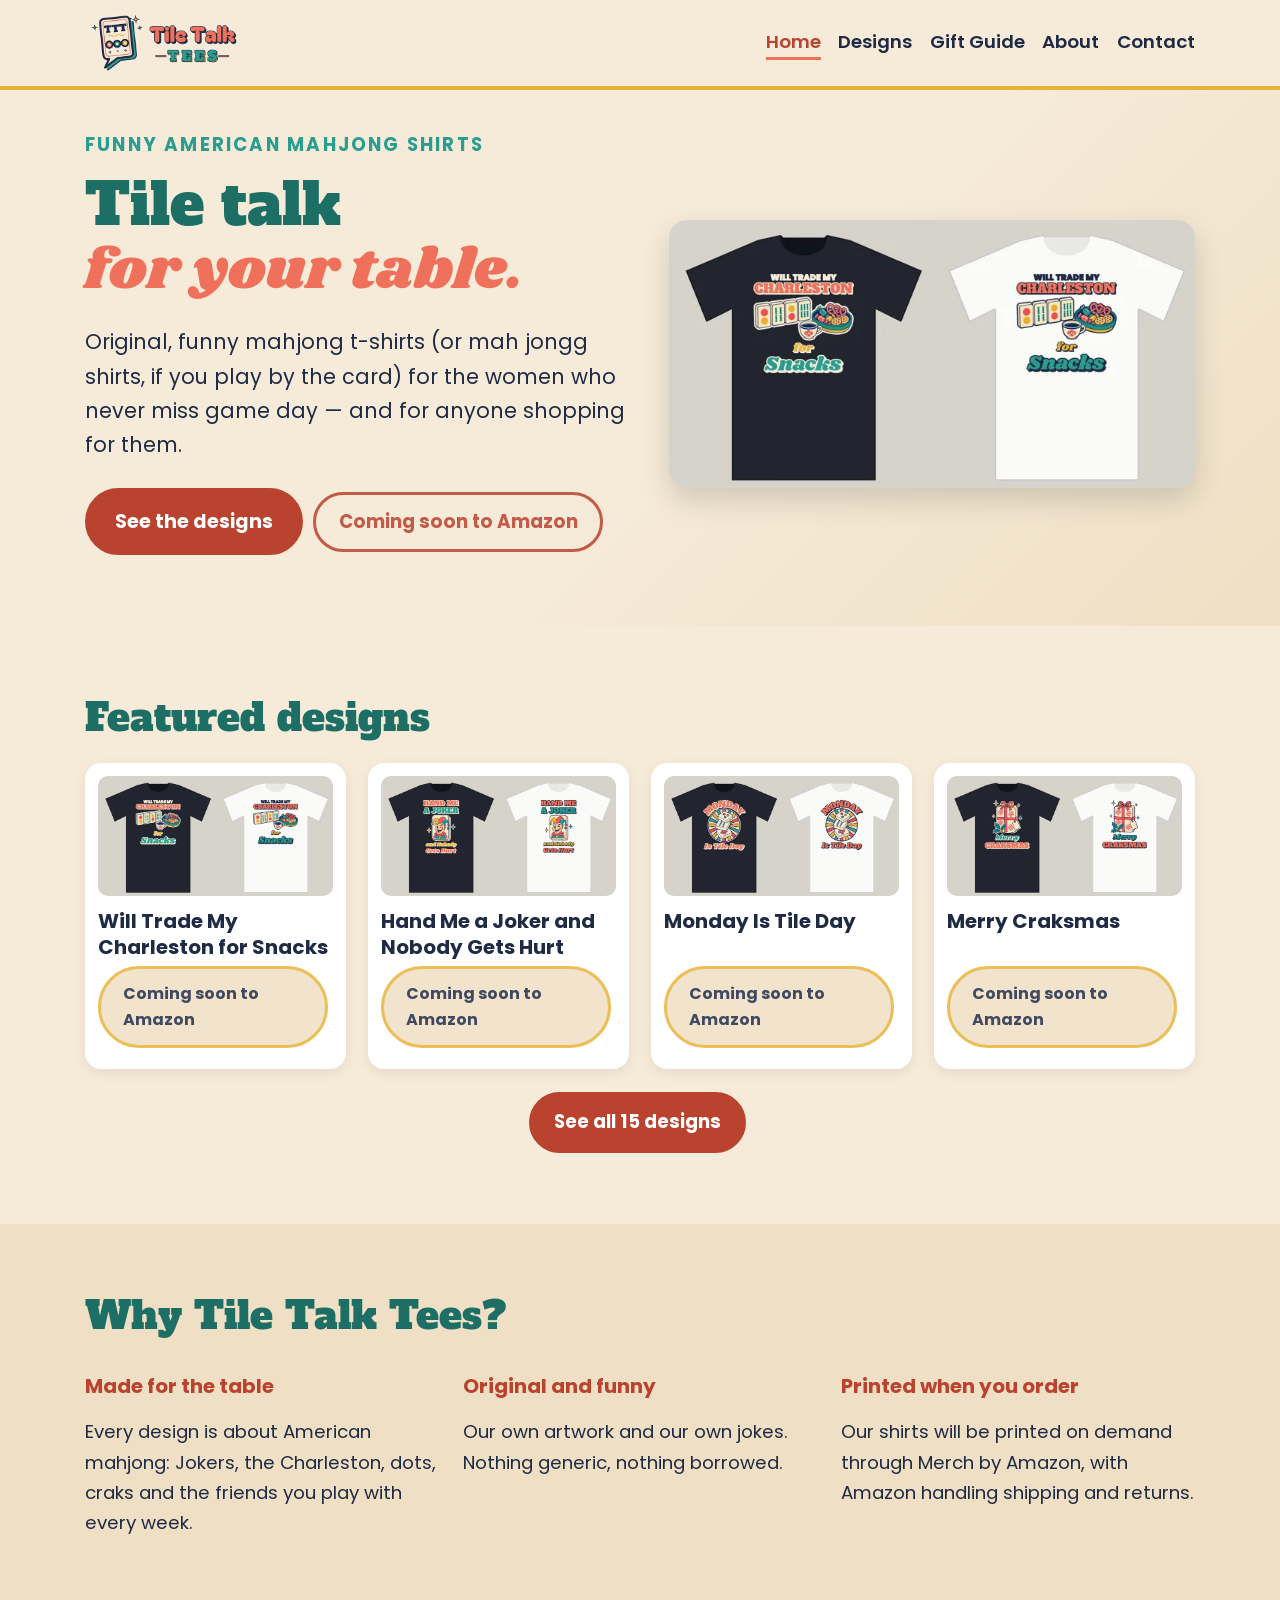
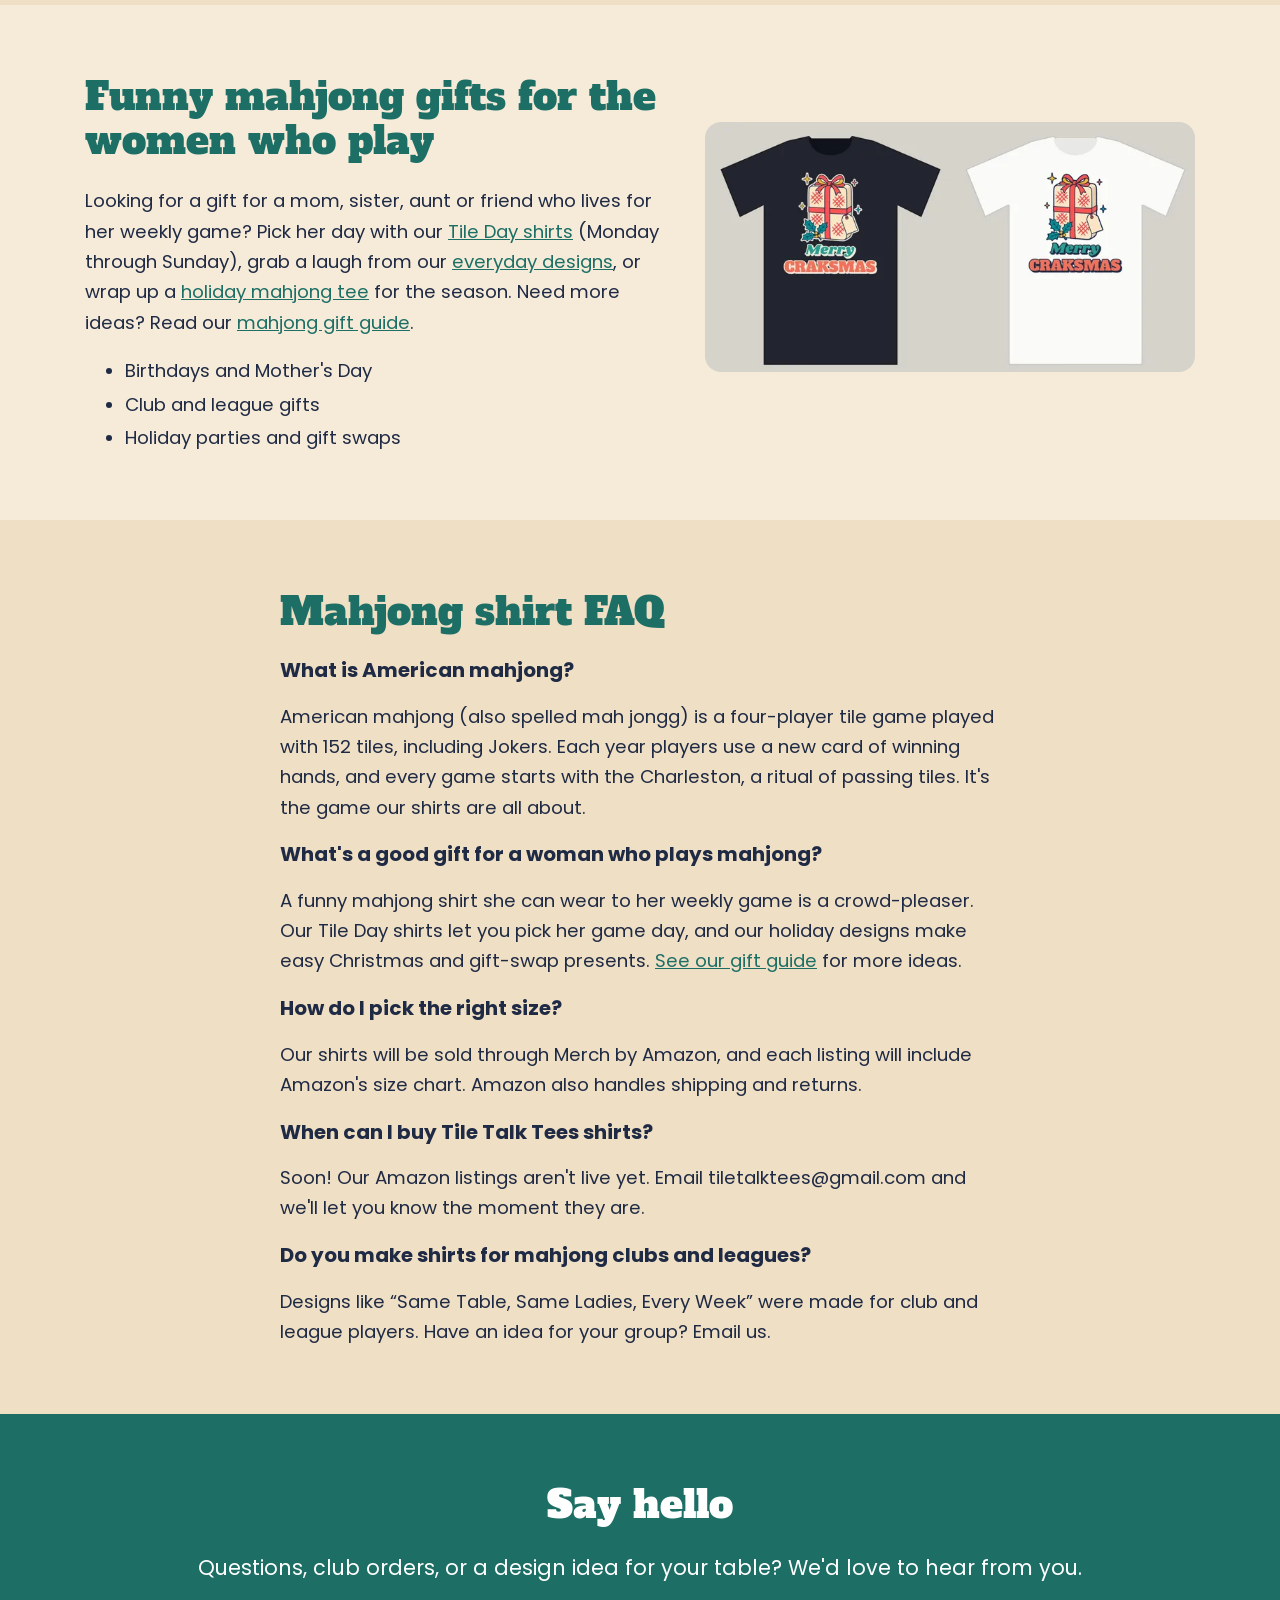
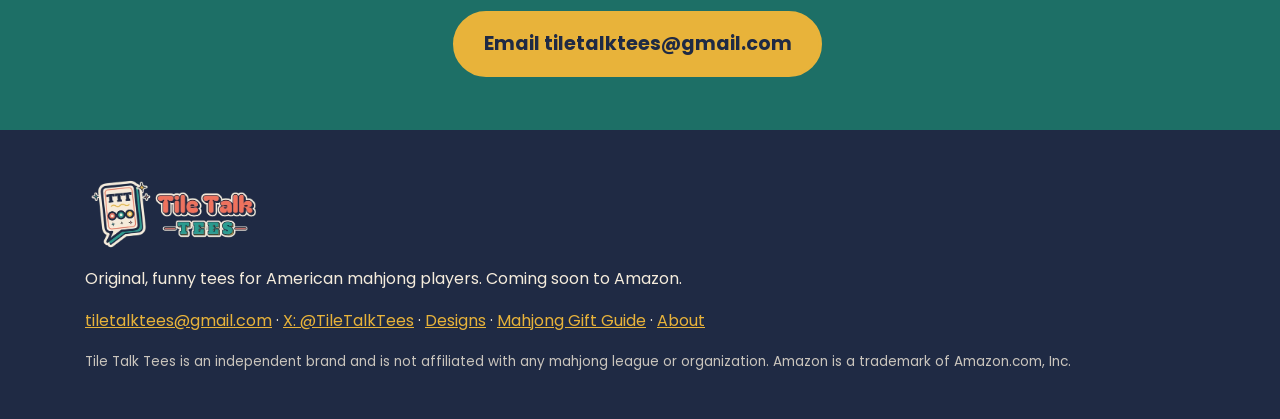
<file: index.html>
<!doctype html>
<html lang="en"><head>
<meta charset="utf-8"><meta name="viewport" content="width=device-width, initial-scale=1">
<title>Funny Mahjong Shirts &amp; Gifts for Women | Tile Talk Tees</title>
<meta name="description" content="Funny American mahjong shirts and mah jongg t-shirts for club, league and weekly players. Mahjong gifts for women and moms, coming soon to Amazon.">
<link rel="canonical" href="https://jjj2838.github.io/tiletalktees/">
<meta property="og:type" content="website"><meta property="og:site_name" content="Tile Talk Tees">
<meta property="og:title" content="Funny Mahjong Shirts &amp; Gifts for Women | Tile Talk Tees"><meta property="og:description" content="Funny American mahjong shirts and mah jongg t-shirts for club, league and weekly players. Mahjong gifts for women and moms, coming soon to Amazon.">
<meta property="og:url" content="https://jjj2838.github.io/tiletalktees/"><meta property="og:image" content="https://jjj2838.github.io/tiletalktees/images/og-image.jpg">
<meta property="og:image:width" content="1200"><meta property="og:image:height" content="630"><meta property="og:image:alt" content="Tile Talk Tees logo with friends laughing around a mahjong table">
<meta name="twitter:card" content="summary_large_image"><meta name="twitter:site" content="@TileTalkTees"><meta name="twitter:title" content="Funny Mahjong Shirts &amp; Gifts for Women | Tile Talk Tees">
<meta name="twitter:description" content="Funny American mahjong shirts and mah jongg t-shirts for club, league and weekly players. Mahjong gifts for women and moms, coming soon to Amazon."><meta name="twitter:image" content="https://jjj2838.github.io/tiletalktees/images/og-image.jpg">
<meta name="theme-color" content="#F0715B">
<link rel="icon" href="favicon.ico" sizes="any"><link rel="icon" href="favicon.svg" type="image/svg+xml"><link rel="icon" href="favicon.png" sizes="32x32" type="image/png"><link rel="apple-touch-icon" href="apple-touch-icon.png">
<link rel="preconnect" href="https://fonts.googleapis.com"><link rel="preconnect" href="https://fonts.gstatic.com" crossorigin>
<link rel="stylesheet" href="https://fonts.googleapis.com/css2?family=Alfa+Slab+One&amp;family=Poppins:wght@400;600;700&amp;family=Shrikhand&amp;display=swap">
<link rel="stylesheet" href="css/style.css">
<script type="application/ld+json">{"@context": "https://schema.org", "@graph": [{"@type": "Organization", "@id": "https://jjj2838.github.io/tiletalktees/#org", "name": "Tile Talk Tees", "url": "https://jjj2838.github.io/tiletalktees/", "logo": "https://jjj2838.github.io/tiletalktees/icon-512.png", "email": "tiletalktees@gmail.com", "sameAs": ["https://x.com/TileTalkTees"], "description": "Original, funny t-shirts for American mahjong players."}, {"@type": "WebSite", "@id": "https://jjj2838.github.io/tiletalktees/#website", "name": "Tile Talk Tees", "url": "https://jjj2838.github.io/tiletalktees/", "publisher": {"@id": "https://jjj2838.github.io/tiletalktees/#org"}}]}</script>
<script type="application/ld+json">{"@context": "https://schema.org", "@type": "FAQPage", "mainEntity": [{"@type": "Question", "name": "What is American mahjong?", "acceptedAnswer": {"@type": "Answer", "text": "American mahjong (also spelled mah jongg) is a four-player tile game played with 152 tiles, including Jokers. Each year players use a new card of winning hands, and every game starts with the Charleston, a ritual of passing tiles. It's the game our shirts are all about."}}, {"@type": "Question", "name": "What's a good gift for a woman who plays mahjong?", "acceptedAnswer": {"@type": "Answer", "text": "A funny mahjong shirt she can wear to her weekly game is a crowd-pleaser. Our Tile Day shirts let you pick her game day, and our holiday designs make easy Christmas and gift-swap presents. See our gift guide for more ideas."}}, {"@type": "Question", "name": "How do I pick the right size?", "acceptedAnswer": {"@type": "Answer", "text": "Our shirts will be sold through Merch by Amazon, and each listing will include Amazon's size chart. Amazon also handles shipping and returns."}}, {"@type": "Question", "name": "When can I buy Tile Talk Tees shirts?", "acceptedAnswer": {"@type": "Answer", "text": "Soon! Our Amazon listings aren't live yet. Email tiletalktees@gmail.com and we'll let you know the moment they are."}}, {"@type": "Question", "name": "Do you make shirts for mahjong clubs and leagues?", "acceptedAnswer": {"@type": "Answer", "text": "Designs like \"Same Table, Same Ladies, Every Week\" were made for club and league players. Have an idea for your group? Email us."}}]}</script>
</head><body>
<a class="skip" href="#main">Skip to content</a>
<header class="site-header"><div class="wrap hdr">
<a class="logo" href="index.html"><picture><source srcset="images/logo.webp" type="image/webp"><img src="images/logo.png" width="480" height="195" alt="Tile Talk Tees"></picture><span class="sr-only"> home</span></a>
<nav aria-label="Main"><a href="index.html" aria-current="page">Home</a><a href="designs.html">Designs</a><a href="gift-guide.html">Gift Guide</a><a href="about.html">About</a><a href="index.html#contact">Contact</a></nav></div></header>
<main id="main"><section class="hero"><div class="wrap hero-in">
<div><p class="kicker">Funny American mahjong shirts</p>
<h1>Tile talk <span>for your table.</span></h1>
<p class="lead">Original, funny mahjong t-shirts (or mah jongg shirts, if you play by the card) for the women who never miss game day&nbsp;&mdash; and for anyone shopping for them.</p>
<p class="ctas"><a class="btn btn-big" href="designs.html">See the designs</a>
<!-- TODO: replace href="#" with the Tile Talk Tees Amazon storefront/brand URL once it exists -->
<a class="btn btn-ghost is-placeholder" href="#" aria-disabled="true" data-amazon-placeholder="storefront">Coming soon to Amazon</a></p></div>
<img class="hero-img" src="images/02-charleston-snacks.webp" width="700" height="357" fetchpriority="high" alt="Will Trade My Charleston for Snacks mahjong t-shirt on black and white tees"></div></section>
<section class="band"><div class="wrap"><h2>Featured designs</h2>
<ul class="grid"><li class="card"><img src="images/02-charleston-snacks.webp" width="700" height="357" loading="lazy" decoding="async" alt="&ldquo;Will Trade My Charleston for Snacks&rdquo; American mahjong t-shirt design shown on a black tee and a white tee">
<h3>Will Trade My Charleston for Snacks</h3>
<!-- TODO: replace href="#" with the real Merch by Amazon listing URL for "Will Trade My Charleston for Snacks" once it is live -->
<a class="btn btn-amz is-placeholder" href="#" aria-disabled="true" data-amazon-placeholder="02-charleston-snacks">Coming soon to Amazon</a></li><li class="card"><img src="images/03-hand-me-a-joker.webp" width="700" height="357" loading="lazy" decoding="async" alt="&ldquo;Hand Me a Joker and Nobody Gets Hurt&rdquo; American mahjong t-shirt design shown on a black tee and a white tee">
<h3>Hand Me a Joker and Nobody Gets Hurt</h3>
<!-- TODO: replace href="#" with the real Merch by Amazon listing URL for "Hand Me a Joker and Nobody Gets Hurt" once it is live -->
<a class="btn btn-amz is-placeholder" href="#" aria-disabled="true" data-amazon-placeholder="03-hand-me-a-joker">Coming soon to Amazon</a></li><li class="card"><img src="images/01-1-monday-is-tile-day.webp" width="700" height="357" loading="lazy" decoding="async" alt="&ldquo;Monday Is Tile Day&rdquo; American mahjong t-shirt design shown on a black tee and a white tee">
<h3>Monday Is Tile Day</h3>
<!-- TODO: replace href="#" with the real Merch by Amazon listing URL for "Monday Is Tile Day" once it is live -->
<a class="btn btn-amz is-placeholder" href="#" aria-disabled="true" data-amazon-placeholder="01-1-monday-is-tile-day">Coming soon to Amazon</a></li><li class="card"><img src="images/10-merry-craksmas.webp" width="700" height="357" loading="lazy" decoding="async" alt="&ldquo;Merry Craksmas&rdquo; American mahjong t-shirt design shown on a black tee and a white tee">
<h3>Merry Craksmas</h3>
<!-- TODO: replace href="#" with the real Merch by Amazon listing URL for "Merry Craksmas" once it is live -->
<a class="btn btn-amz is-placeholder" href="#" aria-disabled="true" data-amazon-placeholder="10-merry-craksmas">Coming soon to Amazon</a></li></ul>
<p class="center"><a class="btn" href="designs.html">See all 15 designs</a></p></div></section>
<section class="band cream2"><div class="wrap"><h2>Why Tile Talk Tees?</h2><div class="three">
<div><h3>Made for the table</h3><p>Every design is about American mahjong: Jokers, the Charleston, dots, craks and the friends you play with every week.</p></div>
<div><h3>Original and funny</h3><p>Our own artwork and our own jokes. Nothing generic, nothing borrowed.</p></div>
<div><h3>Printed when you order</h3><p>Our shirts will be printed on demand through Merch by Amazon, with Amazon handling shipping and returns.</p></div></div></div></section>
<section class="band"><div class="wrap gift"><div><h2>Funny mahjong gifts for the women who play</h2>
<p>Looking for a gift for a mom, sister, aunt or friend who lives for her weekly game? Pick her day with our <a href="designs.html#tile-day">Tile Day shirts</a> (Monday through Sunday), grab a laugh from our <a href="designs.html#everyday">everyday designs</a>, or wrap up a <a href="designs.html#holiday">holiday mahjong tee</a> for the season. Need more ideas? Read our <a href="gift-guide.html">mahjong gift guide</a>.</p>
<ul class="ticks"><li>Birthdays and Mother's Day</li><li>Club and league gifts</li><li>Holiday parties and gift swaps</li></ul></div>
<img src="images/10-merry-craksmas.webp" width="700" height="357" loading="lazy" alt="Merry Craksmas holiday mahjong t-shirt with a gift-box tile illustration"></div></section>
<section id="faq" class="band cream2"><div class="wrap narrow"><h2>Mahjong shirt FAQ</h2><h3>What is American mahjong?</h3><p>American mahjong (also spelled mah jongg) is a four-player tile game played with 152 tiles, including Jokers. Each year players use a new card of winning hands, and every game starts with the Charleston, a ritual of passing tiles. It's the game our shirts are all about.</p><h3>What's a good gift for a woman who plays mahjong?</h3><p>A funny mahjong shirt she can wear to her weekly game is a crowd-pleaser. Our Tile Day shirts let you pick her game day, and our holiday designs make easy Christmas and gift-swap presents. <a href="gift-guide.html">See our gift guide</a> for more ideas.</p><h3>How do I pick the right size?</h3><p>Our shirts will be sold through Merch by Amazon, and each listing will include Amazon's size chart. Amazon also handles shipping and returns.</p><h3>When can I buy Tile Talk Tees shirts?</h3><p>Soon! Our Amazon listings aren't live yet. Email tiletalktees@gmail.com and we'll let you know the moment they are.</p><h3>Do you make shirts for mahjong clubs and leagues?</h3><p>Designs like &ldquo;Same Table, Same Ladies, Every Week&rdquo; were made for club and league players. Have an idea for your group? Email us.</p></div></section>
<section id="contact" class="band teal"><div class="wrap center">
<h2>Say hello</h2><p class="lead">Questions, club orders, or a design idea for your table? We'd love to hear from you.</p>
<a class="btn btn-big" href="mailto:tiletalktees@gmail.com">Email tiletalktees@gmail.com</a></div></section></main>
<footer class="site-footer"><div class="wrap">
<p class="logo-foot"><img src="images/logo.webp" width="480" height="195" loading="lazy" alt="Tile Talk Tees"></p>
<p>Original, funny tees for American mahjong players. Coming soon to Amazon.</p>
<p><a href="mailto:tiletalktees@gmail.com">tiletalktees@gmail.com</a> &middot; <a href="https://x.com/TileTalkTees" rel="me noopener">X: @TileTalkTees</a> &middot; <a href="designs.html">Designs</a> &middot; <a href="gift-guide.html">Mahjong Gift Guide</a> &middot; <a href="about.html">About</a></p>
<p class="fine">Tile Talk Tees is an independent brand and is not affiliated with any mahjong league or organization. Amazon is a trademark of Amazon.com, Inc.</p>
</div></footer></body></html>
</file>
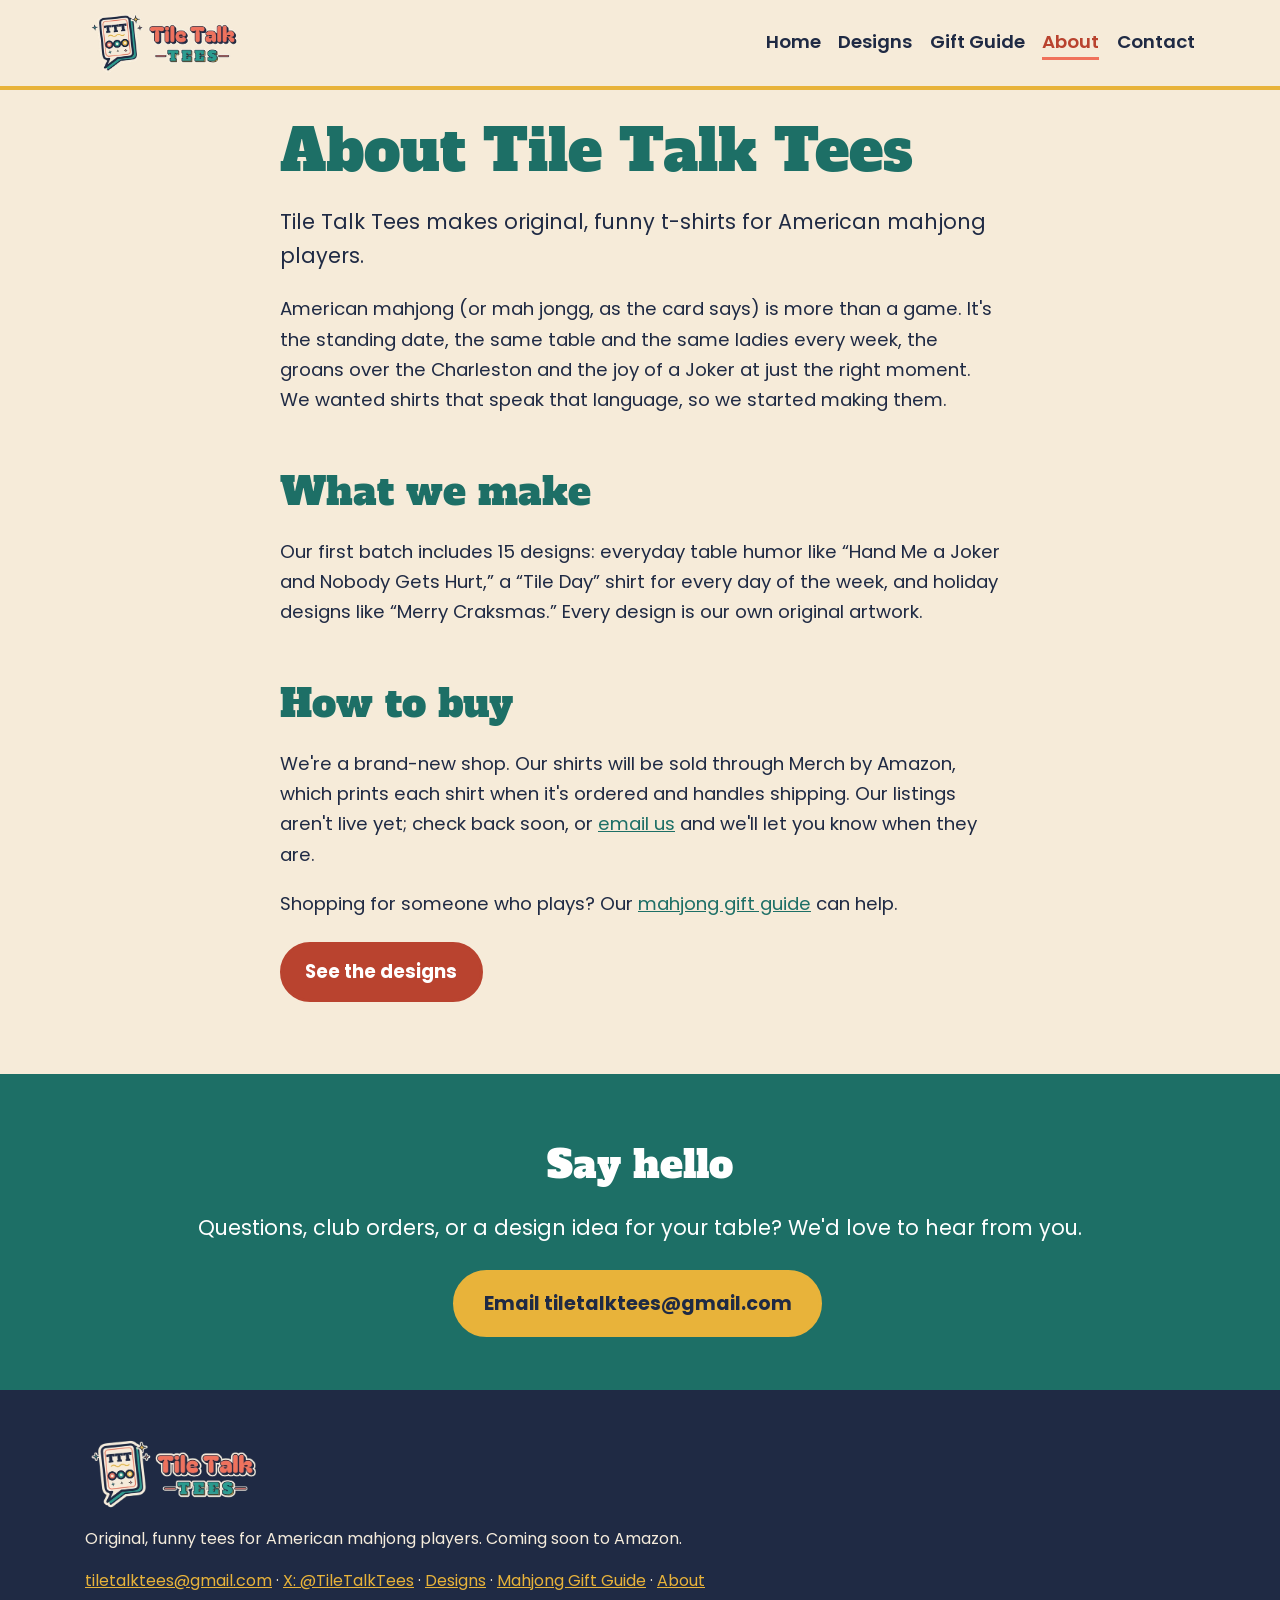
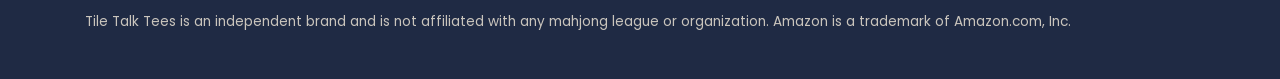
<file: about.html>
<!doctype html>
<html lang="en"><head>
<meta charset="utf-8"><meta name="viewport" content="width=device-width, initial-scale=1">
<title>About Tile Talk Tees | Original American Mahjong Shirts</title>
<meta name="description" content="Tile Talk Tees makes original, funny American mahjong (mah jongg) t-shirts and gifts for club, league and weekly players who never miss game day.">
<link rel="canonical" href="https://jjj2838.github.io/tiletalktees/about.html">
<meta property="og:type" content="website"><meta property="og:site_name" content="Tile Talk Tees">
<meta property="og:title" content="About Tile Talk Tees | Original American Mahjong Shirts"><meta property="og:description" content="Tile Talk Tees makes original, funny American mahjong (mah jongg) t-shirts and gifts for club, league and weekly players who never miss game day.">
<meta property="og:url" content="https://jjj2838.github.io/tiletalktees/about.html"><meta property="og:image" content="https://jjj2838.github.io/tiletalktees/images/og-image.jpg">
<meta property="og:image:width" content="1200"><meta property="og:image:height" content="630"><meta property="og:image:alt" content="Tile Talk Tees logo with friends laughing around a mahjong table">
<meta name="twitter:card" content="summary_large_image"><meta name="twitter:site" content="@TileTalkTees"><meta name="twitter:title" content="About Tile Talk Tees | Original American Mahjong Shirts">
<meta name="twitter:description" content="Tile Talk Tees makes original, funny American mahjong (mah jongg) t-shirts and gifts for club, league and weekly players who never miss game day."><meta name="twitter:image" content="https://jjj2838.github.io/tiletalktees/images/og-image.jpg">
<meta name="theme-color" content="#F0715B">
<link rel="icon" href="favicon.ico" sizes="any"><link rel="icon" href="favicon.svg" type="image/svg+xml"><link rel="icon" href="favicon.png" sizes="32x32" type="image/png"><link rel="apple-touch-icon" href="apple-touch-icon.png">
<link rel="preconnect" href="https://fonts.googleapis.com"><link rel="preconnect" href="https://fonts.gstatic.com" crossorigin>
<link rel="stylesheet" href="https://fonts.googleapis.com/css2?family=Alfa+Slab+One&amp;family=Poppins:wght@400;600;700&amp;family=Shrikhand&amp;display=swap">
<link rel="stylesheet" href="css/style.css">

</head><body>
<a class="skip" href="#main">Skip to content</a>
<header class="site-header"><div class="wrap hdr">
<a class="logo" href="index.html"><picture><source srcset="images/logo.webp" type="image/webp"><img src="images/logo.png" width="480" height="195" alt="Tile Talk Tees"></picture><span class="sr-only"> home</span></a>
<nav aria-label="Main"><a href="index.html">Home</a><a href="designs.html">Designs</a><a href="gift-guide.html">Gift Guide</a><a href="about.html" aria-current="page">About</a><a href="index.html#contact">Contact</a></nav></div></header>
<main id="main"><section class="band"><div class="wrap narrow"><h1>About Tile Talk Tees</h1>
<p class="lead">Tile Talk Tees makes original, funny t-shirts for American mahjong players.</p>
<p>American mahjong (or mah jongg, as the card says) is more than a game. It's the standing date, the same table and the same ladies every week, the groans over the Charleston and the joy of a Joker at just the right moment. We wanted shirts that speak that language, so we started making them.</p>
<h2>What we make</h2><p>Our first batch includes 15 designs: everyday table humor like &ldquo;Hand Me a Joker and Nobody Gets Hurt,&rdquo; a &ldquo;Tile Day&rdquo; shirt for every day of the week, and holiday designs like &ldquo;Merry Craksmas.&rdquo; Every design is our own original artwork.</p>
<h2>How to buy</h2><p>We're a brand-new shop. Our shirts will be sold through Merch by Amazon, which prints each shirt when it's ordered and handles shipping. Our listings aren't live yet; check back soon, or <a href="mailto:tiletalktees@gmail.com">email us</a> and we'll let you know when they are.</p>
<p>Shopping for someone who plays? Our <a href="gift-guide.html">mahjong gift guide</a> can help.</p><p><a class="btn" href="designs.html">See the designs</a></p></div></section><section id="contact" class="band teal"><div class="wrap center">
<h2>Say hello</h2><p class="lead">Questions, club orders, or a design idea for your table? We'd love to hear from you.</p>
<a class="btn btn-big" href="mailto:tiletalktees@gmail.com">Email tiletalktees@gmail.com</a></div></section></main>
<footer class="site-footer"><div class="wrap">
<p class="logo-foot"><img src="images/logo.webp" width="480" height="195" loading="lazy" alt="Tile Talk Tees"></p>
<p>Original, funny tees for American mahjong players. Coming soon to Amazon.</p>
<p><a href="mailto:tiletalktees@gmail.com">tiletalktees@gmail.com</a> &middot; <a href="https://x.com/TileTalkTees" rel="me noopener">X: @TileTalkTees</a> &middot; <a href="designs.html">Designs</a> &middot; <a href="gift-guide.html">Mahjong Gift Guide</a> &middot; <a href="about.html">About</a></p>
<p class="fine">Tile Talk Tees is an independent brand and is not affiliated with any mahjong league or organization. Amazon is a trademark of Amazon.com, Inc.</p>
</div></footer></body></html>
</file>
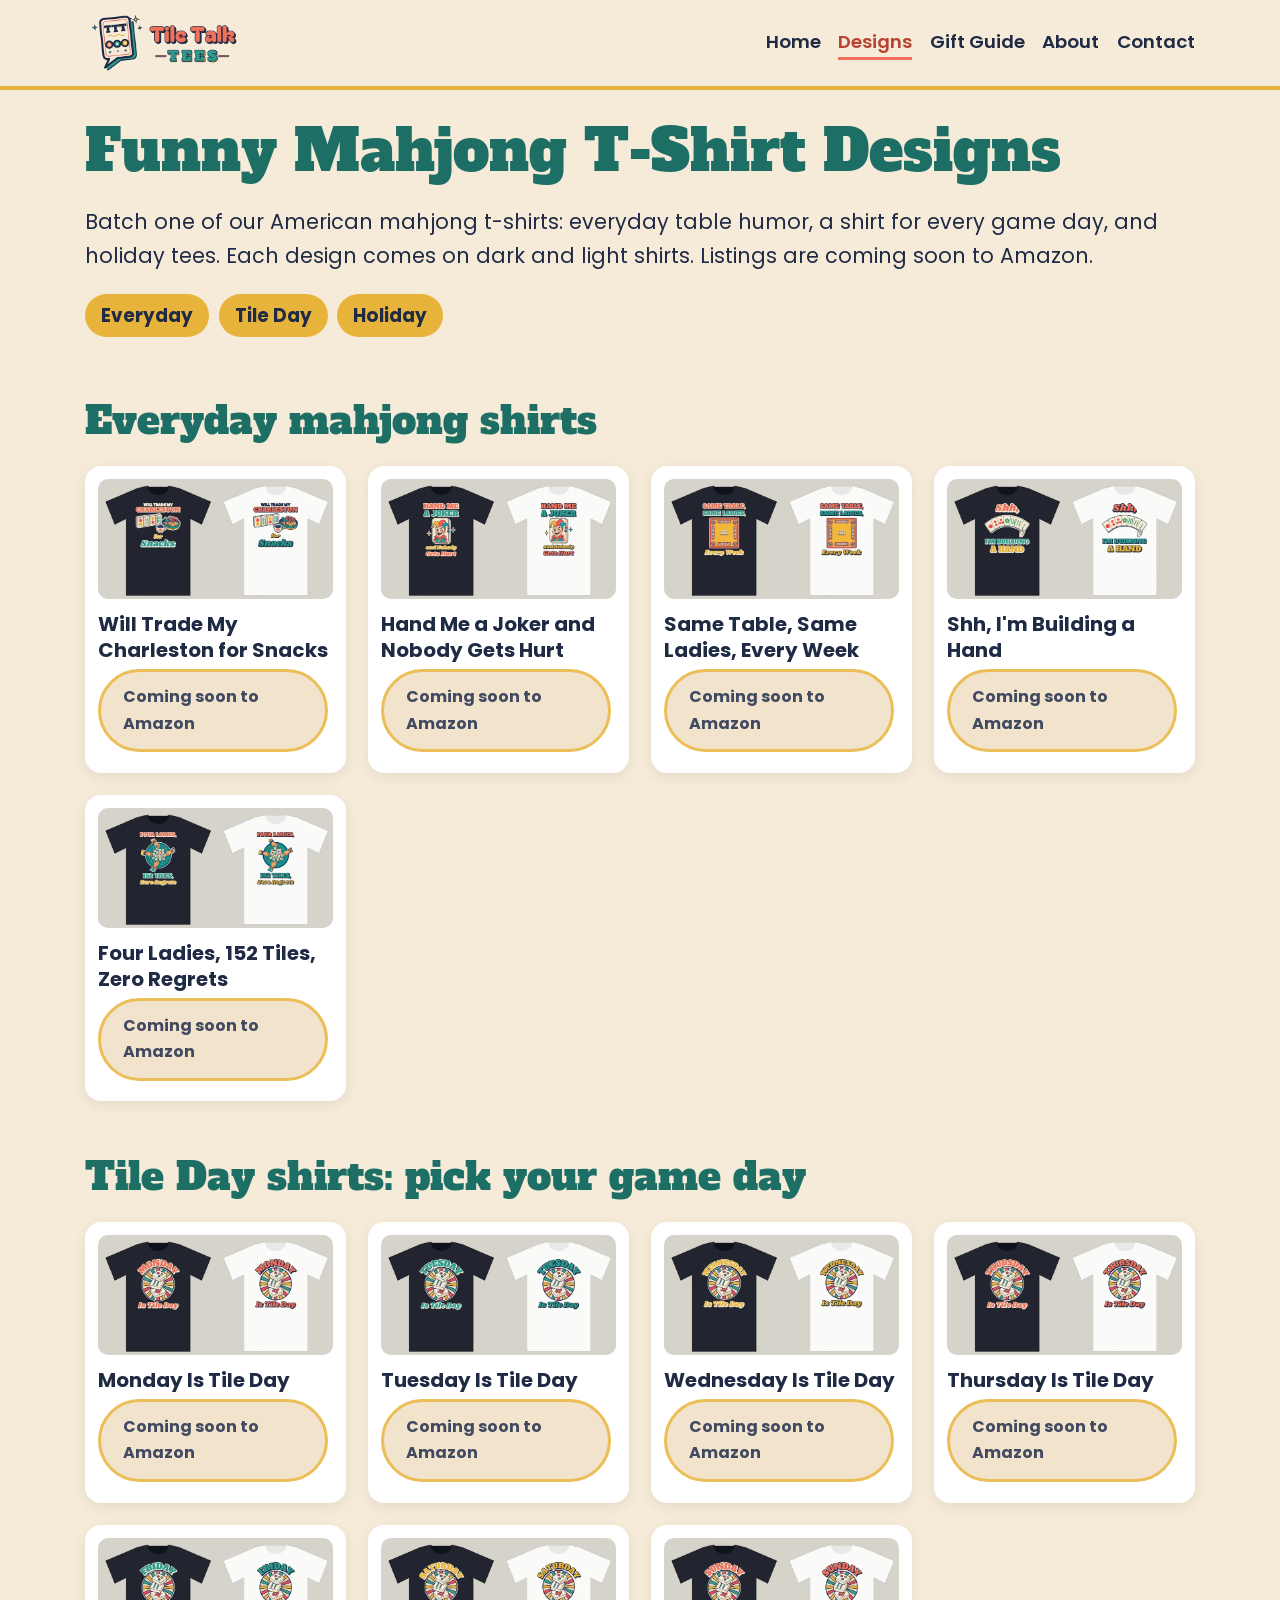
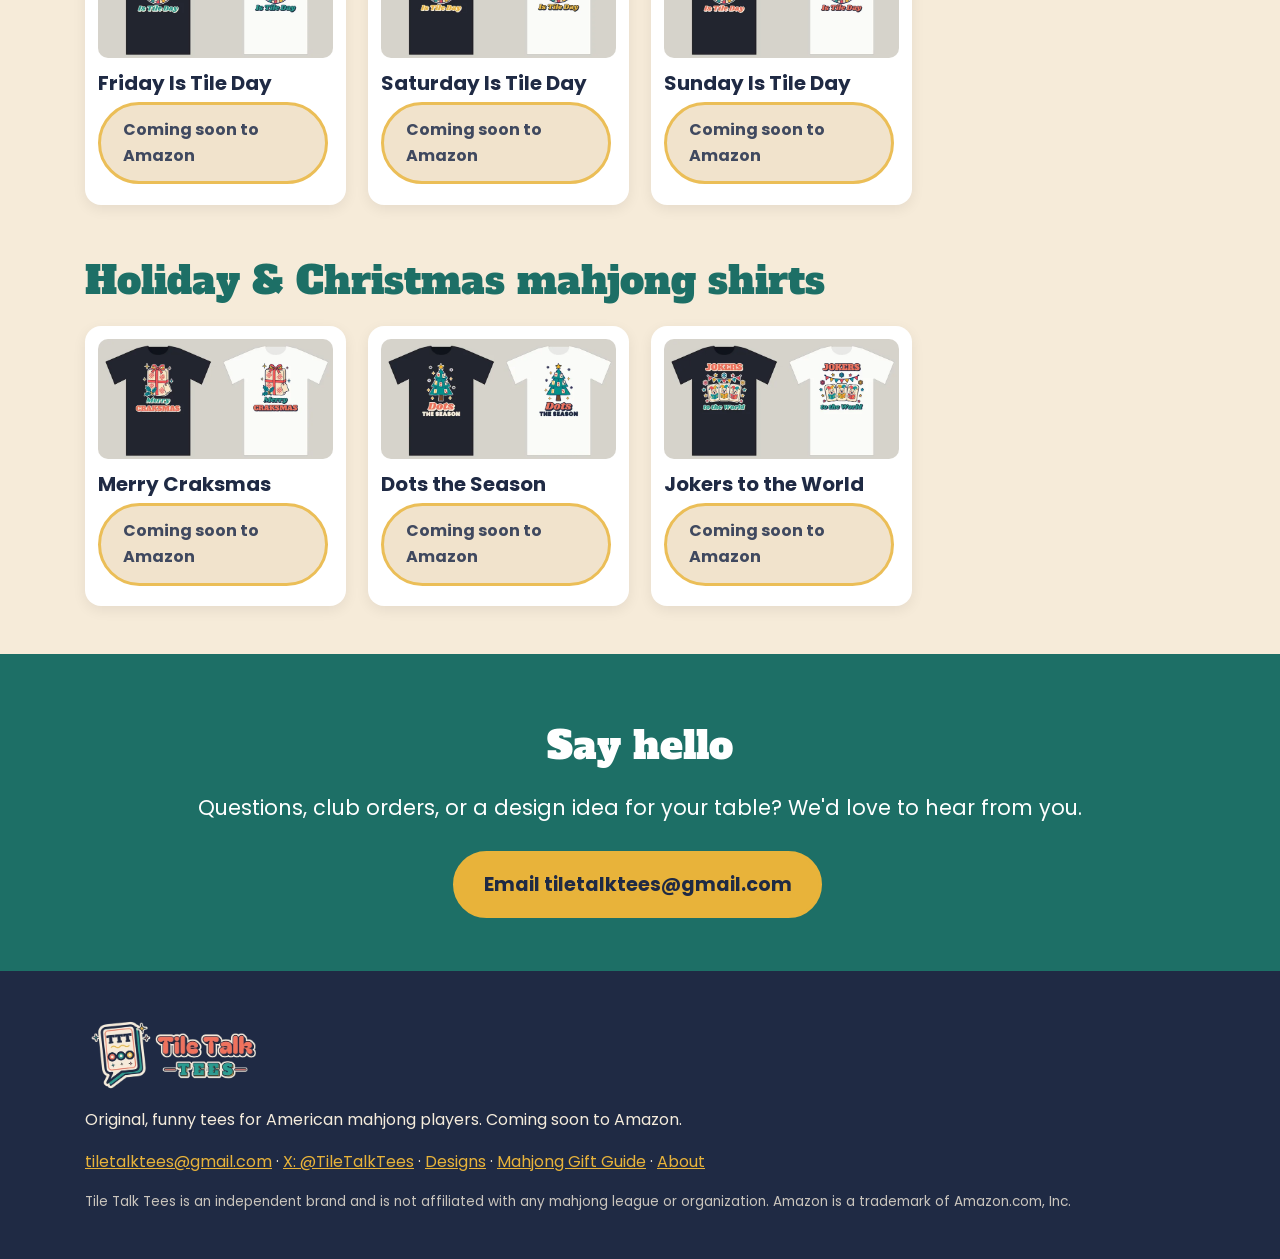
<file: designs.html>
<!doctype html>
<html lang="en"><head>
<meta charset="utf-8"><meta name="viewport" content="width=device-width, initial-scale=1">
<title>Funny Mahjong T-Shirt Designs | Tile Talk Tees</title>
<meta name="description" content="Browse funny mahjong t-shirts: Hand Me a Joker, Charleston for Snacks, Tile Day shirts, Merry Craksmas and more mah jongg shirts for women.">
<link rel="canonical" href="https://jjj2838.github.io/tiletalktees/designs.html">
<meta property="og:type" content="website"><meta property="og:site_name" content="Tile Talk Tees">
<meta property="og:title" content="Funny Mahjong T-Shirt Designs | Tile Talk Tees"><meta property="og:description" content="Browse funny mahjong t-shirts: Hand Me a Joker, Charleston for Snacks, Tile Day shirts, Merry Craksmas and more mah jongg shirts for women.">
<meta property="og:url" content="https://jjj2838.github.io/tiletalktees/designs.html"><meta property="og:image" content="https://jjj2838.github.io/tiletalktees/images/og-image.jpg">
<meta property="og:image:width" content="1200"><meta property="og:image:height" content="630"><meta property="og:image:alt" content="Tile Talk Tees logo with friends laughing around a mahjong table">
<meta name="twitter:card" content="summary_large_image"><meta name="twitter:site" content="@TileTalkTees"><meta name="twitter:title" content="Funny Mahjong T-Shirt Designs | Tile Talk Tees">
<meta name="twitter:description" content="Browse funny mahjong t-shirts: Hand Me a Joker, Charleston for Snacks, Tile Day shirts, Merry Craksmas and more mah jongg shirts for women."><meta name="twitter:image" content="https://jjj2838.github.io/tiletalktees/images/og-image.jpg">
<meta name="theme-color" content="#F0715B">
<link rel="icon" href="favicon.ico" sizes="any"><link rel="icon" href="favicon.svg" type="image/svg+xml"><link rel="icon" href="favicon.png" sizes="32x32" type="image/png"><link rel="apple-touch-icon" href="apple-touch-icon.png">
<link rel="preconnect" href="https://fonts.googleapis.com"><link rel="preconnect" href="https://fonts.gstatic.com" crossorigin>
<link rel="stylesheet" href="https://fonts.googleapis.com/css2?family=Alfa+Slab+One&amp;family=Poppins:wght@400;600;700&amp;family=Shrikhand&amp;display=swap">
<link rel="stylesheet" href="css/style.css">

</head><body>
<a class="skip" href="#main">Skip to content</a>
<header class="site-header"><div class="wrap hdr">
<a class="logo" href="index.html"><picture><source srcset="images/logo.webp" type="image/webp"><img src="images/logo.png" width="480" height="195" alt="Tile Talk Tees"></picture><span class="sr-only"> home</span></a>
<nav aria-label="Main"><a href="index.html">Home</a><a href="designs.html" aria-current="page">Designs</a><a href="gift-guide.html">Gift Guide</a><a href="about.html">About</a><a href="index.html#contact">Contact</a></nav></div></header>
<main id="main"><section class="band"><div class="wrap"><h1>Funny Mahjong T-Shirt Designs</h1>
<p class="lead">Batch one of our American mahjong t-shirts: everyday table humor, a shirt for every game day, and holiday tees. Each design comes on dark and light shirts. Listings are coming soon to Amazon.</p>
<nav class="jump" aria-label="Design groups"><a href="#everyday">Everyday</a><a href="#tile-day">Tile Day</a><a href="#holiday">Holiday</a></nav>
<h2 id="everyday">Everyday mahjong shirts</h2><ul class="grid"><li class="card"><img src="images/02-charleston-snacks.webp" width="700" height="357" loading="lazy" decoding="async" alt="&ldquo;Will Trade My Charleston for Snacks&rdquo; American mahjong t-shirt design shown on a black tee and a white tee">
<h3>Will Trade My Charleston for Snacks</h3>
<!-- TODO: replace href="#" with the real Merch by Amazon listing URL for "Will Trade My Charleston for Snacks" once it is live -->
<a class="btn btn-amz is-placeholder" href="#" aria-disabled="true" data-amazon-placeholder="02-charleston-snacks">Coming soon to Amazon</a></li><li class="card"><img src="images/03-hand-me-a-joker.webp" width="700" height="357" loading="lazy" decoding="async" alt="&ldquo;Hand Me a Joker and Nobody Gets Hurt&rdquo; American mahjong t-shirt design shown on a black tee and a white tee">
<h3>Hand Me a Joker and Nobody Gets Hurt</h3>
<!-- TODO: replace href="#" with the real Merch by Amazon listing URL for "Hand Me a Joker and Nobody Gets Hurt" once it is live -->
<a class="btn btn-amz is-placeholder" href="#" aria-disabled="true" data-amazon-placeholder="03-hand-me-a-joker">Coming soon to Amazon</a></li><li class="card"><img src="images/05-same-table-same-ladies.webp" width="700" height="357" loading="lazy" decoding="async" alt="&ldquo;Same Table, Same Ladies, Every Week&rdquo; American mahjong t-shirt design shown on a black tee and a white tee">
<h3>Same Table, Same Ladies, Every Week</h3>
<!-- TODO: replace href="#" with the real Merch by Amazon listing URL for "Same Table, Same Ladies, Every Week" once it is live -->
<a class="btn btn-amz is-placeholder" href="#" aria-disabled="true" data-amazon-placeholder="05-same-table-same-ladies">Coming soon to Amazon</a></li><li class="card"><img src="images/07-shh-building-a-hand.webp" width="700" height="357" loading="lazy" decoding="async" alt="&ldquo;Shh, I'm Building a Hand&rdquo; American mahjong t-shirt design shown on a black tee and a white tee">
<h3>Shh, I'm Building a Hand</h3>
<!-- TODO: replace href="#" with the real Merch by Amazon listing URL for "Shh, I'm Building a Hand" once it is live -->
<a class="btn btn-amz is-placeholder" href="#" aria-disabled="true" data-amazon-placeholder="07-shh-building-a-hand">Coming soon to Amazon</a></li><li class="card"><img src="images/04-four-ladies-152-tiles.webp" width="700" height="357" loading="lazy" decoding="async" alt="&ldquo;Four Ladies, 152 Tiles, Zero Regrets&rdquo; American mahjong t-shirt design shown on a black tee and a white tee">
<h3>Four Ladies, 152 Tiles, Zero Regrets</h3>
<!-- TODO: replace href="#" with the real Merch by Amazon listing URL for "Four Ladies, 152 Tiles, Zero Regrets" once it is live -->
<a class="btn btn-amz is-placeholder" href="#" aria-disabled="true" data-amazon-placeholder="04-four-ladies-152-tiles">Coming soon to Amazon</a></li></ul>
<h2 id="tile-day">Tile Day shirts: pick your game day</h2><ul class="grid"><li class="card"><img src="images/01-1-monday-is-tile-day.webp" width="700" height="357" loading="lazy" decoding="async" alt="&ldquo;Monday Is Tile Day&rdquo; American mahjong t-shirt design shown on a black tee and a white tee">
<h3>Monday Is Tile Day</h3>
<!-- TODO: replace href="#" with the real Merch by Amazon listing URL for "Monday Is Tile Day" once it is live -->
<a class="btn btn-amz is-placeholder" href="#" aria-disabled="true" data-amazon-placeholder="01-1-monday-is-tile-day">Coming soon to Amazon</a></li><li class="card"><img src="images/01-2-tuesday-is-tile-day.webp" width="700" height="357" loading="lazy" decoding="async" alt="&ldquo;Tuesday Is Tile Day&rdquo; American mahjong t-shirt design shown on a black tee and a white tee">
<h3>Tuesday Is Tile Day</h3>
<!-- TODO: replace href="#" with the real Merch by Amazon listing URL for "Tuesday Is Tile Day" once it is live -->
<a class="btn btn-amz is-placeholder" href="#" aria-disabled="true" data-amazon-placeholder="01-2-tuesday-is-tile-day">Coming soon to Amazon</a></li><li class="card"><img src="images/01-3-wednesday-is-tile-day.webp" width="700" height="357" loading="lazy" decoding="async" alt="&ldquo;Wednesday Is Tile Day&rdquo; American mahjong t-shirt design shown on a black tee and a white tee">
<h3>Wednesday Is Tile Day</h3>
<!-- TODO: replace href="#" with the real Merch by Amazon listing URL for "Wednesday Is Tile Day" once it is live -->
<a class="btn btn-amz is-placeholder" href="#" aria-disabled="true" data-amazon-placeholder="01-3-wednesday-is-tile-day">Coming soon to Amazon</a></li><li class="card"><img src="images/01-4-thursday-is-tile-day.webp" width="700" height="357" loading="lazy" decoding="async" alt="&ldquo;Thursday Is Tile Day&rdquo; American mahjong t-shirt design shown on a black tee and a white tee">
<h3>Thursday Is Tile Day</h3>
<!-- TODO: replace href="#" with the real Merch by Amazon listing URL for "Thursday Is Tile Day" once it is live -->
<a class="btn btn-amz is-placeholder" href="#" aria-disabled="true" data-amazon-placeholder="01-4-thursday-is-tile-day">Coming soon to Amazon</a></li><li class="card"><img src="images/01-5-friday-is-tile-day.webp" width="700" height="357" loading="lazy" decoding="async" alt="&ldquo;Friday Is Tile Day&rdquo; American mahjong t-shirt design shown on a black tee and a white tee">
<h3>Friday Is Tile Day</h3>
<!-- TODO: replace href="#" with the real Merch by Amazon listing URL for "Friday Is Tile Day" once it is live -->
<a class="btn btn-amz is-placeholder" href="#" aria-disabled="true" data-amazon-placeholder="01-5-friday-is-tile-day">Coming soon to Amazon</a></li><li class="card"><img src="images/01-6-saturday-is-tile-day.webp" width="700" height="357" loading="lazy" decoding="async" alt="&ldquo;Saturday Is Tile Day&rdquo; American mahjong t-shirt design shown on a black tee and a white tee">
<h3>Saturday Is Tile Day</h3>
<!-- TODO: replace href="#" with the real Merch by Amazon listing URL for "Saturday Is Tile Day" once it is live -->
<a class="btn btn-amz is-placeholder" href="#" aria-disabled="true" data-amazon-placeholder="01-6-saturday-is-tile-day">Coming soon to Amazon</a></li><li class="card"><img src="images/01-7-sunday-is-tile-day.webp" width="700" height="357" loading="lazy" decoding="async" alt="&ldquo;Sunday Is Tile Day&rdquo; American mahjong t-shirt design shown on a black tee and a white tee">
<h3>Sunday Is Tile Day</h3>
<!-- TODO: replace href="#" with the real Merch by Amazon listing URL for "Sunday Is Tile Day" once it is live -->
<a class="btn btn-amz is-placeholder" href="#" aria-disabled="true" data-amazon-placeholder="01-7-sunday-is-tile-day">Coming soon to Amazon</a></li></ul>
<h2 id="holiday">Holiday &amp; Christmas mahjong shirts</h2><ul class="grid"><li class="card"><img src="images/10-merry-craksmas.webp" width="700" height="357" loading="lazy" decoding="async" alt="&ldquo;Merry Craksmas&rdquo; American mahjong t-shirt design shown on a black tee and a white tee">
<h3>Merry Craksmas</h3>
<!-- TODO: replace href="#" with the real Merch by Amazon listing URL for "Merry Craksmas" once it is live -->
<a class="btn btn-amz is-placeholder" href="#" aria-disabled="true" data-amazon-placeholder="10-merry-craksmas">Coming soon to Amazon</a></li><li class="card"><img src="images/11-dots-the-season.webp" width="700" height="357" loading="lazy" decoding="async" alt="&ldquo;Dots the Season&rdquo; American mahjong t-shirt design shown on a black tee and a white tee">
<h3>Dots the Season</h3>
<!-- TODO: replace href="#" with the real Merch by Amazon listing URL for "Dots the Season" once it is live -->
<a class="btn btn-amz is-placeholder" href="#" aria-disabled="true" data-amazon-placeholder="11-dots-the-season">Coming soon to Amazon</a></li><li class="card"><img src="images/09-jokers-to-the-world.webp" width="700" height="357" loading="lazy" decoding="async" alt="&ldquo;Jokers to the World&rdquo; American mahjong t-shirt design shown on a black tee and a white tee">
<h3>Jokers to the World</h3>
<!-- TODO: replace href="#" with the real Merch by Amazon listing URL for "Jokers to the World" once it is live -->
<a class="btn btn-amz is-placeholder" href="#" aria-disabled="true" data-amazon-placeholder="09-jokers-to-the-world">Coming soon to Amazon</a></li></ul></div></section><section id="contact" class="band teal"><div class="wrap center">
<h2>Say hello</h2><p class="lead">Questions, club orders, or a design idea for your table? We'd love to hear from you.</p>
<a class="btn btn-big" href="mailto:tiletalktees@gmail.com">Email tiletalktees@gmail.com</a></div></section></main>
<footer class="site-footer"><div class="wrap">
<p class="logo-foot"><img src="images/logo.webp" width="480" height="195" loading="lazy" alt="Tile Talk Tees"></p>
<p>Original, funny tees for American mahjong players. Coming soon to Amazon.</p>
<p><a href="mailto:tiletalktees@gmail.com">tiletalktees@gmail.com</a> &middot; <a href="https://x.com/TileTalkTees" rel="me noopener">X: @TileTalkTees</a> &middot; <a href="designs.html">Designs</a> &middot; <a href="gift-guide.html">Mahjong Gift Guide</a> &middot; <a href="about.html">About</a></p>
<p class="fine">Tile Talk Tees is an independent brand and is not affiliated with any mahjong league or organization. Amazon is a trademark of Amazon.com, Inc.</p>
</div></footer></body></html>
</file>
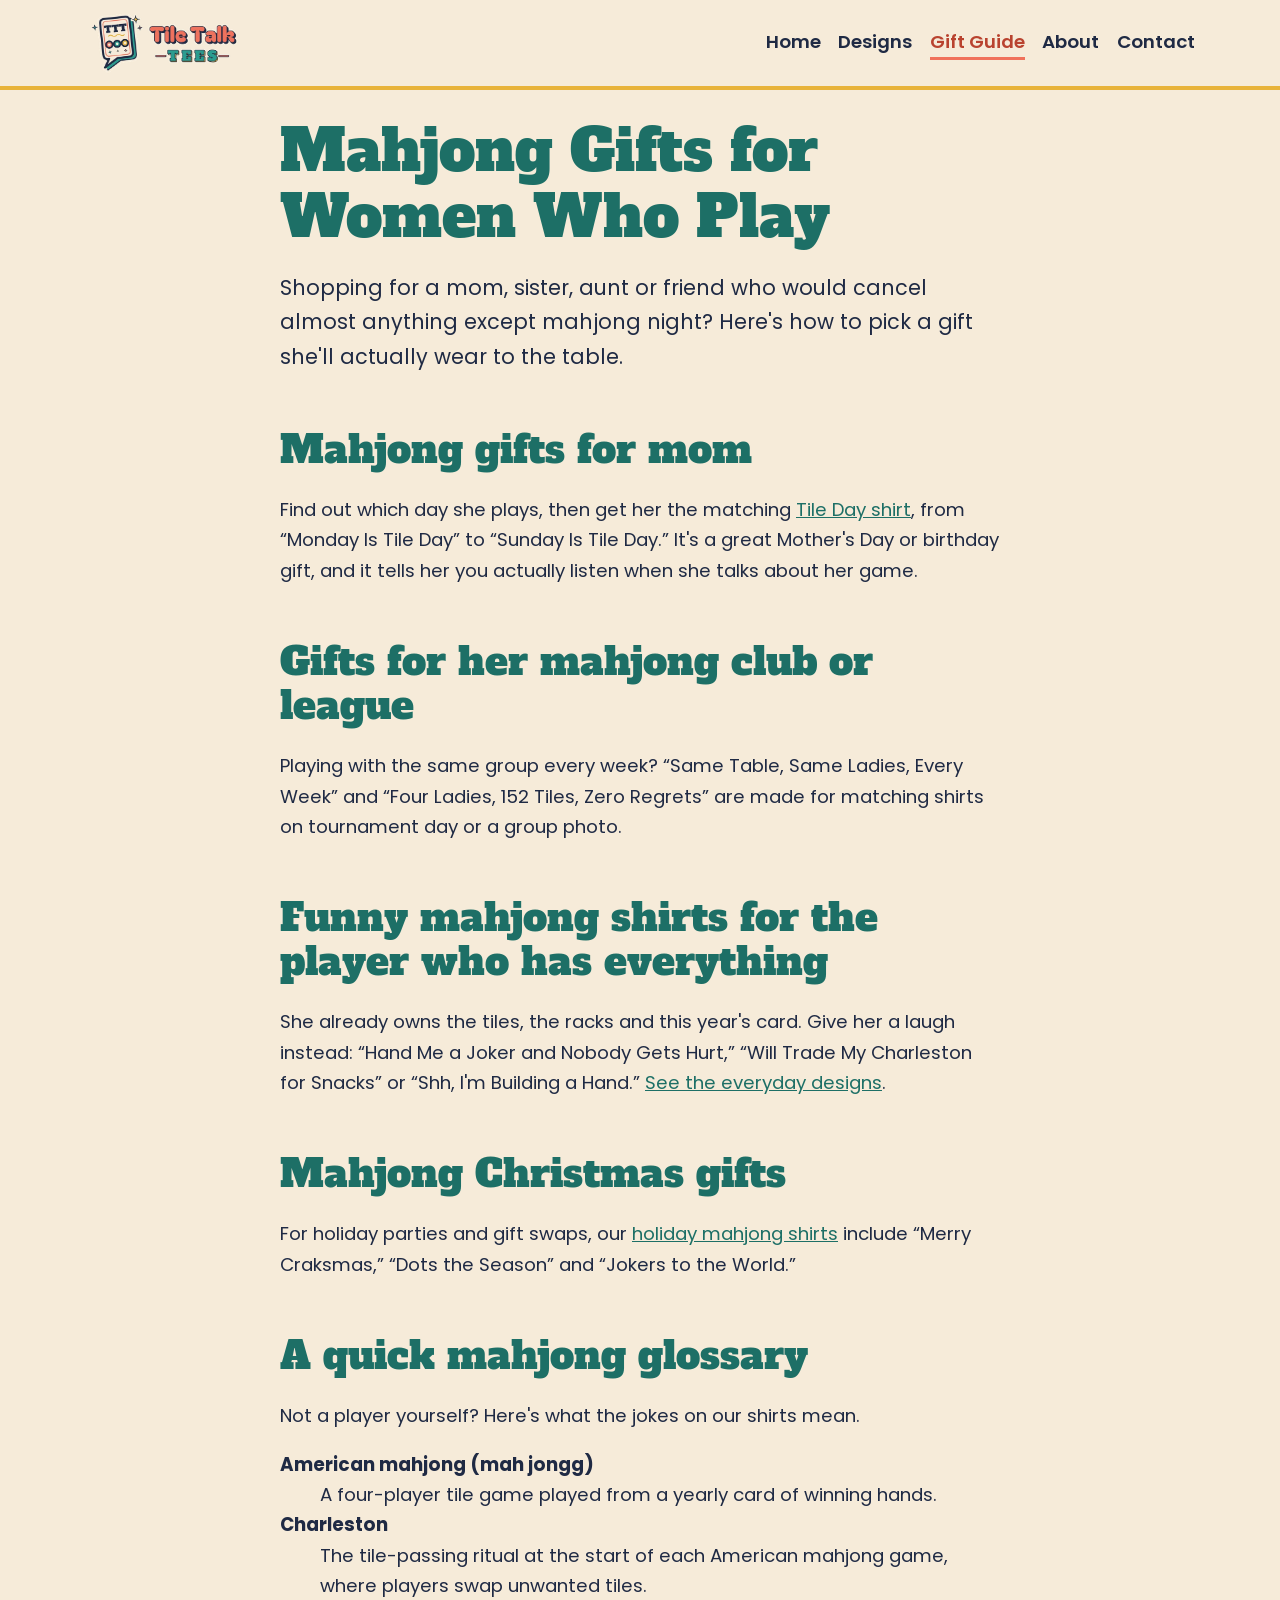
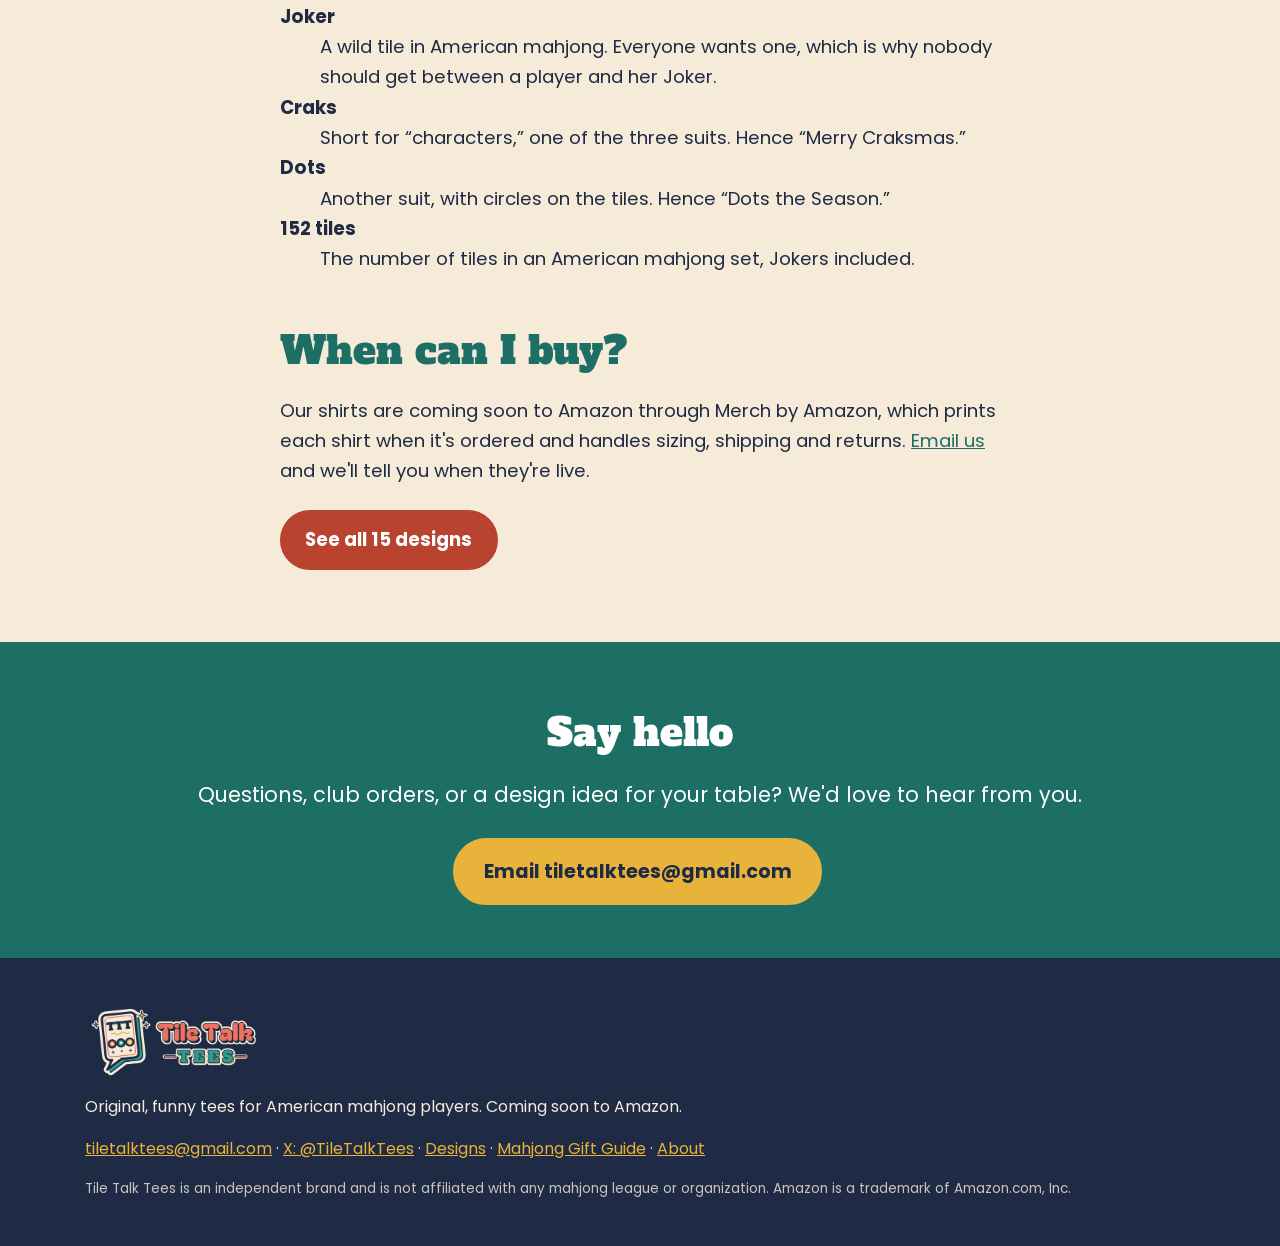
<file: gift-guide.html>
<!doctype html>
<html lang="en"><head>
<meta charset="utf-8"><meta name="viewport" content="width=device-width, initial-scale=1">
<title>Mahjong Gifts for Women Who Play | Tile Talk Tees</title>
<meta name="description" content="Mahjong gift ideas for women, moms and friends: funny mahjong shirts for game day, Christmas and Mother's Day, plus a quick glossary of mahjong terms.">
<link rel="canonical" href="https://jjj2838.github.io/tiletalktees/gift-guide.html">
<meta property="og:type" content="website"><meta property="og:site_name" content="Tile Talk Tees">
<meta property="og:title" content="Mahjong Gifts for Women Who Play | Tile Talk Tees"><meta property="og:description" content="Mahjong gift ideas for women, moms and friends: funny mahjong shirts for game day, Christmas and Mother's Day, plus a quick glossary of mahjong terms.">
<meta property="og:url" content="https://jjj2838.github.io/tiletalktees/gift-guide.html"><meta property="og:image" content="https://jjj2838.github.io/tiletalktees/images/og-image.jpg">
<meta property="og:image:width" content="1200"><meta property="og:image:height" content="630"><meta property="og:image:alt" content="Tile Talk Tees logo with friends laughing around a mahjong table">
<meta name="twitter:card" content="summary_large_image"><meta name="twitter:site" content="@TileTalkTees"><meta name="twitter:title" content="Mahjong Gifts for Women Who Play | Tile Talk Tees">
<meta name="twitter:description" content="Mahjong gift ideas for women, moms and friends: funny mahjong shirts for game day, Christmas and Mother's Day, plus a quick glossary of mahjong terms."><meta name="twitter:image" content="https://jjj2838.github.io/tiletalktees/images/og-image.jpg">
<meta name="theme-color" content="#F0715B">
<link rel="icon" href="favicon.ico" sizes="any"><link rel="icon" href="favicon.svg" type="image/svg+xml"><link rel="icon" href="favicon.png" sizes="32x32" type="image/png"><link rel="apple-touch-icon" href="apple-touch-icon.png">
<link rel="preconnect" href="https://fonts.googleapis.com"><link rel="preconnect" href="https://fonts.gstatic.com" crossorigin>
<link rel="stylesheet" href="https://fonts.googleapis.com/css2?family=Alfa+Slab+One&amp;family=Poppins:wght@400;600;700&amp;family=Shrikhand&amp;display=swap">
<link rel="stylesheet" href="css/style.css">

</head><body>
<a class="skip" href="#main">Skip to content</a>
<header class="site-header"><div class="wrap hdr">
<a class="logo" href="index.html"><picture><source srcset="images/logo.webp" type="image/webp"><img src="images/logo.png" width="480" height="195" alt="Tile Talk Tees"></picture><span class="sr-only"> home</span></a>
<nav aria-label="Main"><a href="index.html">Home</a><a href="designs.html">Designs</a><a href="gift-guide.html" aria-current="page">Gift Guide</a><a href="about.html">About</a><a href="index.html#contact">Contact</a></nav></div></header>
<main id="main"><section class="band"><div class="wrap narrow"><h1>Mahjong Gifts for Women Who Play</h1>
<p class="lead">Shopping for a mom, sister, aunt or friend who would cancel almost anything except mahjong night? Here's how to pick a gift she'll actually wear to the table.</p>
<h2>Mahjong gifts for mom</h2><p>Find out which day she plays, then get her the matching <a href="designs.html#tile-day">Tile Day shirt</a>, from &ldquo;Monday Is Tile Day&rdquo; to &ldquo;Sunday Is Tile Day.&rdquo; It's a great Mother's Day or birthday gift, and it tells her you actually listen when she talks about her game.</p>
<h2>Gifts for her mahjong club or league</h2><p>Playing with the same group every week? &ldquo;Same Table, Same Ladies, Every Week&rdquo; and &ldquo;Four Ladies, 152 Tiles, Zero Regrets&rdquo; are made for matching shirts on tournament day or a group photo.</p>
<h2>Funny mahjong shirts for the player who has everything</h2><p>She already owns the tiles, the racks and this year's card. Give her a laugh instead: &ldquo;Hand Me a Joker and Nobody Gets Hurt,&rdquo; &ldquo;Will Trade My Charleston for Snacks&rdquo; or &ldquo;Shh, I'm Building a Hand.&rdquo; <a href="designs.html#everyday">See the everyday designs</a>.</p>
<h2>Mahjong Christmas gifts</h2><p>For holiday parties and gift swaps, our <a href="designs.html#holiday">holiday mahjong shirts</a> include &ldquo;Merry Craksmas,&rdquo; &ldquo;Dots the Season&rdquo; and &ldquo;Jokers to the World.&rdquo;</p>
<h2>A quick mahjong glossary</h2><p>Not a player yourself? Here's what the jokes on our shirts mean.</p>
<dl><dt><strong>American mahjong (mah jongg)</strong></dt><dd>A four-player tile game played from a yearly card of winning hands.</dd>
<dt><strong>Charleston</strong></dt><dd>The tile-passing ritual at the start of each American mahjong game, where players swap unwanted tiles.</dd>
<dt><strong>Joker</strong></dt><dd>A wild tile in American mahjong. Everyone wants one, which is why nobody should get between a player and her Joker.</dd>
<dt><strong>Craks</strong></dt><dd>Short for &ldquo;characters,&rdquo; one of the three suits. Hence &ldquo;Merry Craksmas.&rdquo;</dd>
<dt><strong>Dots</strong></dt><dd>Another suit, with circles on the tiles. Hence &ldquo;Dots the Season.&rdquo;</dd>
<dt><strong>152 tiles</strong></dt><dd>The number of tiles in an American mahjong set, Jokers included.</dd></dl>
<h2>When can I buy?</h2><p>Our shirts are coming soon to Amazon through Merch by Amazon, which prints each shirt when it's ordered and handles sizing, shipping and returns. <a href="mailto:tiletalktees@gmail.com">Email us</a> and we'll tell you when they're live.</p>
<p><a class="btn" href="designs.html">See all 15 designs</a></p></div></section><section id="contact" class="band teal"><div class="wrap center">
<h2>Say hello</h2><p class="lead">Questions, club orders, or a design idea for your table? We'd love to hear from you.</p>
<a class="btn btn-big" href="mailto:tiletalktees@gmail.com">Email tiletalktees@gmail.com</a></div></section></main>
<footer class="site-footer"><div class="wrap">
<p class="logo-foot"><img src="images/logo.webp" width="480" height="195" loading="lazy" alt="Tile Talk Tees"></p>
<p>Original, funny tees for American mahjong players. Coming soon to Amazon.</p>
<p><a href="mailto:tiletalktees@gmail.com">tiletalktees@gmail.com</a> &middot; <a href="https://x.com/TileTalkTees" rel="me noopener">X: @TileTalkTees</a> &middot; <a href="designs.html">Designs</a> &middot; <a href="gift-guide.html">Mahjong Gift Guide</a> &middot; <a href="about.html">About</a></p>
<p class="fine">Tile Talk Tees is an independent brand and is not affiliated with any mahjong league or organization. Amazon is a trademark of Amazon.com, Inc.</p>
</div></footer></body></html>
</file>
<file: css/style.css>
:root{--coral:#F0715B;--coral-d:#b9432f;--mustard:#E8B33A;--teal:#2A9D8F;--teal-d:#1d6f66;--cream:#F6EBD9;--cream2:#efdfc4;--navy:#1F2A44;--ink:#1F2A44}
*{box-sizing:border-box}html{scroll-behavior:smooth}
body{margin:0;font-family:Poppins,system-ui,sans-serif;font-size:1.15rem;line-height:1.65;color:var(--ink);background:var(--cream)}
img{max-width:100%;height:auto;display:block}
a{color:var(--teal-d)}a:focus-visible,.btn:focus-visible{outline:3px solid var(--mustard);outline-offset:3px}
.wrap{max-width:1150px;margin:0 auto;padding:0 1.25rem}.narrow{max-width:760px}.center{text-align:center}
.skip{position:absolute;left:-999px}.skip:focus{left:1rem;top:1rem;background:#fff;padding:.5rem 1rem;z-index:9}
h1,h2{font-family:"Alfa Slab One",Georgia,serif;font-weight:400;line-height:1.15;color:var(--teal-d)}
h1{font-size:clamp(2.3rem,5vw,3.6rem);margin:.2em 0}h2{font-size:clamp(1.7rem,3.4vw,2.4rem);margin:1.4em 0 .6em}
h3{font-size:1.25rem;margin:.6em 0 .3em;line-height:1.3}
.lead{font-size:1.3rem}
.site-header{background:var(--cream);border-bottom:4px solid var(--mustard);position:sticky;top:0;z-index:5}
.hdr{display:flex;flex-wrap:wrap;align-items:center;justify-content:space-between;gap:.5rem;padding:.7rem 1.25rem}
.wordmark{text-decoration:none;font-size:1.9rem;line-height:1}
.wm-1{font-family:Shrikhand,cursive;color:var(--coral)}.wm-2{font-family:"Alfa Slab One",serif;color:var(--teal)}
.wordmark.small{font-size:1.6rem;margin:0 0 .5rem}
nav a{font-weight:600;text-decoration:none;margin-left:1.1rem;color:var(--ink)}nav a[aria-current]{color:var(--coral-d);border-bottom:3px solid var(--coral)}
.hero{background:linear-gradient(135deg,var(--cream) 55%,var(--cream2));padding:2.5rem 0 3rem}
.hero-in{display:grid;grid-template-columns:1.05fr 1fr;gap:2rem;align-items:center}
.hero h1 span{display:block;font-family:Shrikhand,cursive;color:var(--coral)}
.kicker{text-transform:uppercase;letter-spacing:.12em;font-weight:700;color:var(--teal);margin:0}
.hero-img{border-radius:18px;box-shadow:0 12px 30px rgba(0,0,0,.15)}
.btn{display:inline-block;background:var(--coral-d);color:#fff;font-weight:700;text-decoration:none;padding:.75rem 1.4rem;border-radius:999px;border:3px solid var(--coral-d);margin:.3rem .3rem .3rem 0}
.btn:hover{background:var(--teal-d);border-color:var(--teal-d)}
.btn-big{font-size:1.2rem;padding:.9rem 1.7rem}
.btn-ghost{background:transparent;color:var(--coral-d)}
.is-placeholder{cursor:default;opacity:.85}.btn-amz.is-placeholder{background:var(--cream2);color:var(--ink);border-color:var(--mustard);font-size:1rem}
.band{padding:1rem 0 3rem}.cream2{background:var(--cream2)}
.teal{background:var(--teal-d);color:#fff}.teal h2{color:#fff}.teal .btn{background:var(--mustard);color:var(--ink);border-color:var(--mustard)}
.grid{list-style:none;padding:0;margin:0;display:grid;grid-template-columns:repeat(auto-fill,minmax(250px,1fr));gap:1.4rem}
.card{background:#fff;border-radius:16px;padding:.8rem .8rem 1rem;box-shadow:0 4px 14px rgba(0,0,0,.07);display:flex;flex-direction:column}
.card img{border-radius:10px}.card .btn{margin-top:auto;align-self:flex-start}
.three{display:grid;grid-template-columns:repeat(3,1fr);gap:1.5rem}.three h3{color:var(--coral-d)}
.gift{display:grid;grid-template-columns:1.2fr 1fr;gap:2rem;align-items:center}.gift img{border-radius:16px}
.ticks li{margin:.2rem 0}
.jump a{display:inline-block;margin:0 .6rem .5rem 0;padding:.4rem 1rem;border-radius:999px;background:var(--mustard);color:var(--ink);text-decoration:none;font-weight:700}
.site-footer{background:var(--ink);color:#f5ecdc;padding:2rem 0;font-size:1rem}.site-footer a{color:var(--mustard)}.fine{font-size:.85rem;opacity:.8}
@media (max-width:800px){.hero-in,.gift,.three{grid-template-columns:1fr}nav a{margin:0 1rem 0 0}.hdr{justify-content:center;text-align:center}body{font-size:1.1rem}}

.logo{display:block;line-height:0}.logo img{height:64px;width:auto}.logo-foot img{height:72px;width:auto;margin:0 0 .5rem}
.sr-only{position:absolute;width:1px;height:1px;overflow:hidden;clip:rect(0 0 0 0);white-space:nowrap}
@media (max-width:800px){.logo img{height:52px}}
nav a{white-space:nowrap;display:inline-block}
</file>
